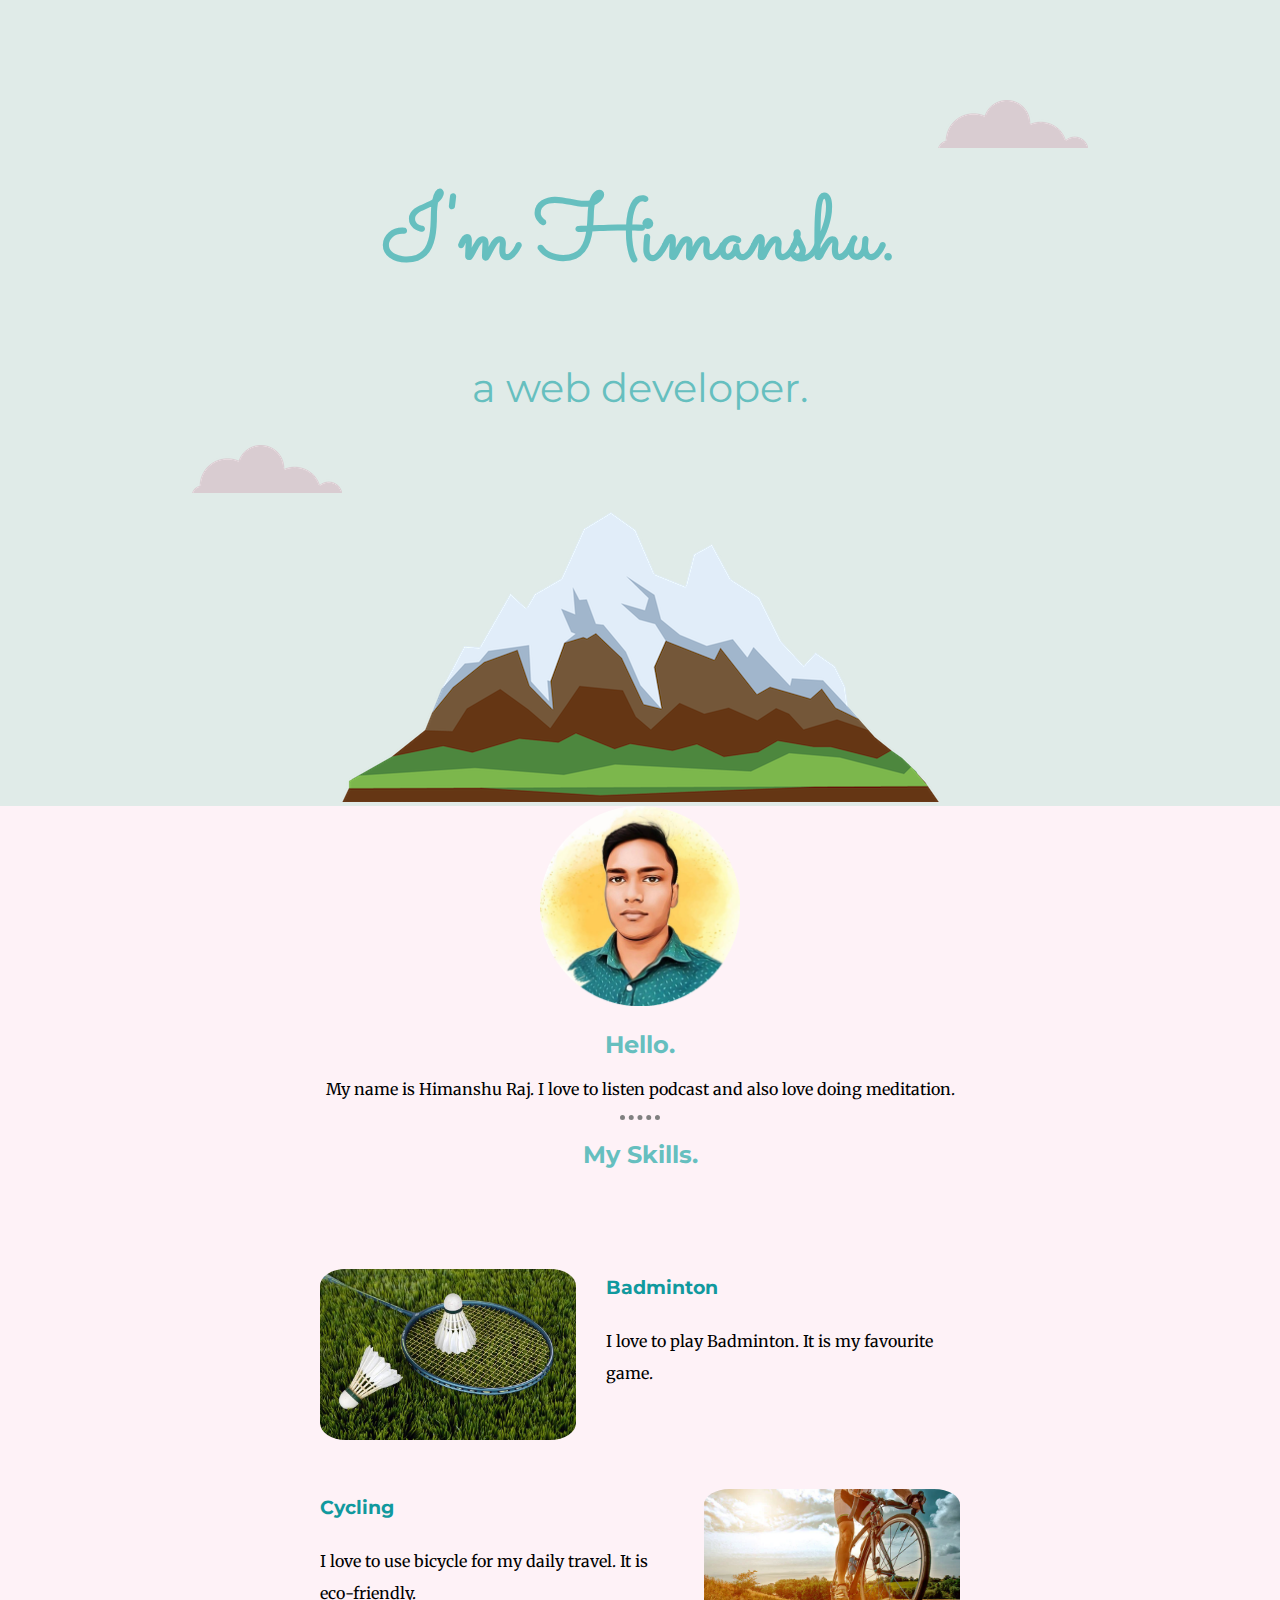
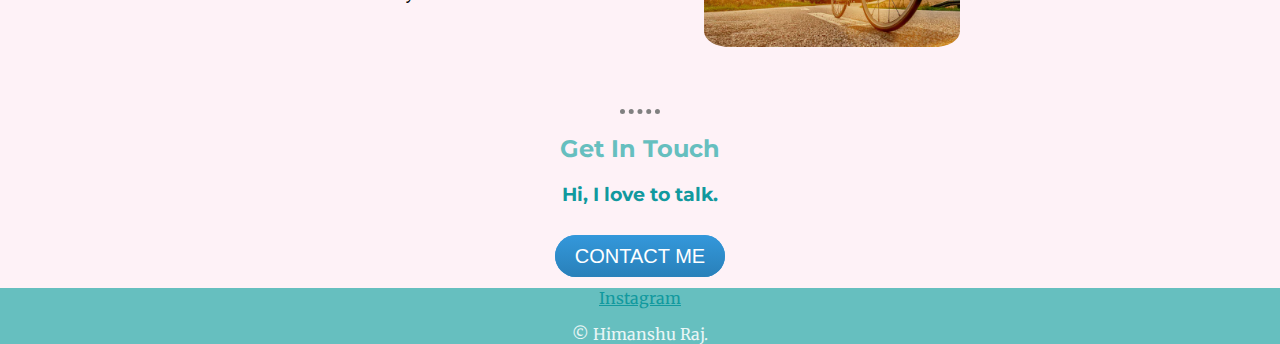
<file: index.html>
<!DOCTYPE html>
<html lang="en" dir="ltr">

<head>
  <meta charset="utf-8">
  <title>
    Himanshu Raj
  </title>
  <link rel="stylesheet" href="styles.css">
  <link rel="icon" href="favicon1.ico">
  <link rel="preconnect" href="https://fonts.googleapis.com">
  <link rel="preconnect" href="https://fonts.gstatic.com" crossorigin>
  <link href="https://fonts.googleapis.com/css2?family=Merriweather&family=Montserrat&family=Sacramento&display=swap" rel="stylesheet">

</head>

<body>
  <div class="top-container">
    <img class="top-cloud" src="cloud.png" alt="cloud-image">
    <h1>I'm Himanshu.</h1>
    <h2 class="para">a web <span class="pro">dev</span>eloper.</h2>
    <img class="bottom-cloud" src="cloud.png" alt="cloud-image">
    <img class="mountain" src="mountain.png" alt="mountain" />
  </div>

  <div class="middle-container">
    <div class="profile">
      <img class="himanshuimage" src="himanshu.png" alt="Himanshu-image">
      <h2>Hello.</h2>
      <p>My name is Himanshu Raj. I love to listen podcast and also love doing meditation.</p>
    </div>
    <hr>
    <div class="skills">
      <h2>My Skills.</h2>
      <div class="skill-row">
        <img class="badminton" src="badminton.png" alt="Badminton">
        <h3>Badminton</h3>
        <p>I love to play Badminton. It is my favourite game.</p>
      </div>
      <div class="skill-row">
        <img class="cycling" src="cycling.png" alt="Cycling">
        <h3>Cycling</h3>
        <p>I love to use bicycle for my daily travel. It is eco-friendly.</p>
      </div>
    </div>
    <hr>
    <div class="contact-me">
      <h2>Get In Touch</h2>
      <h3>Hi, I love to talk.</h3>
      <!-- <p>If you want to talk to me or need any help or if you want to help me, then you can mail me on my GMAIL below.</p>
    -->
      <br>
      <a class="btn" href="mailto:forindiapubg@gmail.com">CONTACT ME</a>
      <br>
    </div>
    <br>
  </div>


  <div class="bottom-container">
    <a class="footer-link" href="https://www.instagram.com/himanshu.r_a_j/">Instagram</a>
    <br>
    <p class="copyright">© Himanshu Raj.</p>
  </div>
</body>

</html>
</file>
<file: styles.css>
body {
  margin: 0;
  text-align: center;
  font-family: 'Merriweather', serif;
}

.top-container {
  background-color: #E0EBE8;
  position: relative;
  padding-top: 100px;
  display: inline-block;
  width: 100%;
}

h1 {
  line-height: 2;
  color: #66BFBF;
  font-size: 5.625rem;
  margin: 50px auto 0 auto;
  font-family: 'Sacramento', cursive;
}

h2 {
  color: #66BFBF;
  font-family: 'Montserrat', sans-serif;
}

h3 {
  color: #11999E;
  font-family: 'Montserrat', sans-serif;
}

.bottom-cloud {
  position: absolute;
  left: 15%;
  top: auto;
}

.top-cloud {
  position: absolute;
  right: 15%;
  top: auto;
}

.mountain {
  background-color: #E0EBE8;
}

.middle-container {
  background-color: #FEF2F7;
}

.bottom-container {
  background-color: #66BFBF;
}

.himanshuimage {
  width: 200px;
  height: 200px;
}

.badminton {
  border-radius: 10%;
  width: 40%;
  float: left;
  margin-right: 30px;
}

.cycling {
  border-radius: 10%;
  width: 40%;
  float: right;
  margin-left: 30px;
}

.para {
  font-size: 2.5rem;
  font-weight: normal;
}

.footer-link {
  color: #11999E;
}

.copyright {
  margin-bottom: 0;
  color: #11999E;
}

.skill-row {
  width: 50%;
  margin: auto;
  margin-top: 100px;
  margin-bottom: 100px;
  text-align: left;
  line-height: 2;
}
hr {
  border-style: dotted none none none;
    height: 0;
    border-width: thick;
    background-position: center;
    width: 40px;
    border-color: grey;
}

.btn {
  background: #3498db;
  background-image: -webkit-linear-gradient(top, #3498db, #2980b9);
  background-image: -moz-linear-gradient(top, #3498db, #2980b9);
  background-image: -ms-linear-gradient(top, #3498db, #2980b9);
  background-image: -o-linear-gradient(top, #3498db, #2980b9);
  background-image: linear-gradient(to bottom, #3498db, #2980b9);
  -webkit-border-radius: 28;
  -moz-border-radius: 28;
  border-radius: 28px;
  font-family: Arial;
  color: #ffffff;
  font-size: 20px;
  padding: 10px 20px 10px 20px;
  text-decoration: none;
}

.btn:hover {
  background: #3cb0fd;
  background-image: -webkit-linear-gradient(top, #3cb0fd, #3498db);
  background-image: -moz-linear-gradient(top, #3cb0fd, #3498db);
  background-image: -ms-linear-gradient(top, #3cb0fd, #3498db);
  background-image: -o-linear-gradient(top, #3cb0fd, #3498db);
  background-image: linear-gradient(to bottom, #3cb0fd, #3498db);
  text-decoration: none;
}

.copyright {
  color: #EAF6F6;
}

.footer-link {
  color:#11999E;
}
</file>
